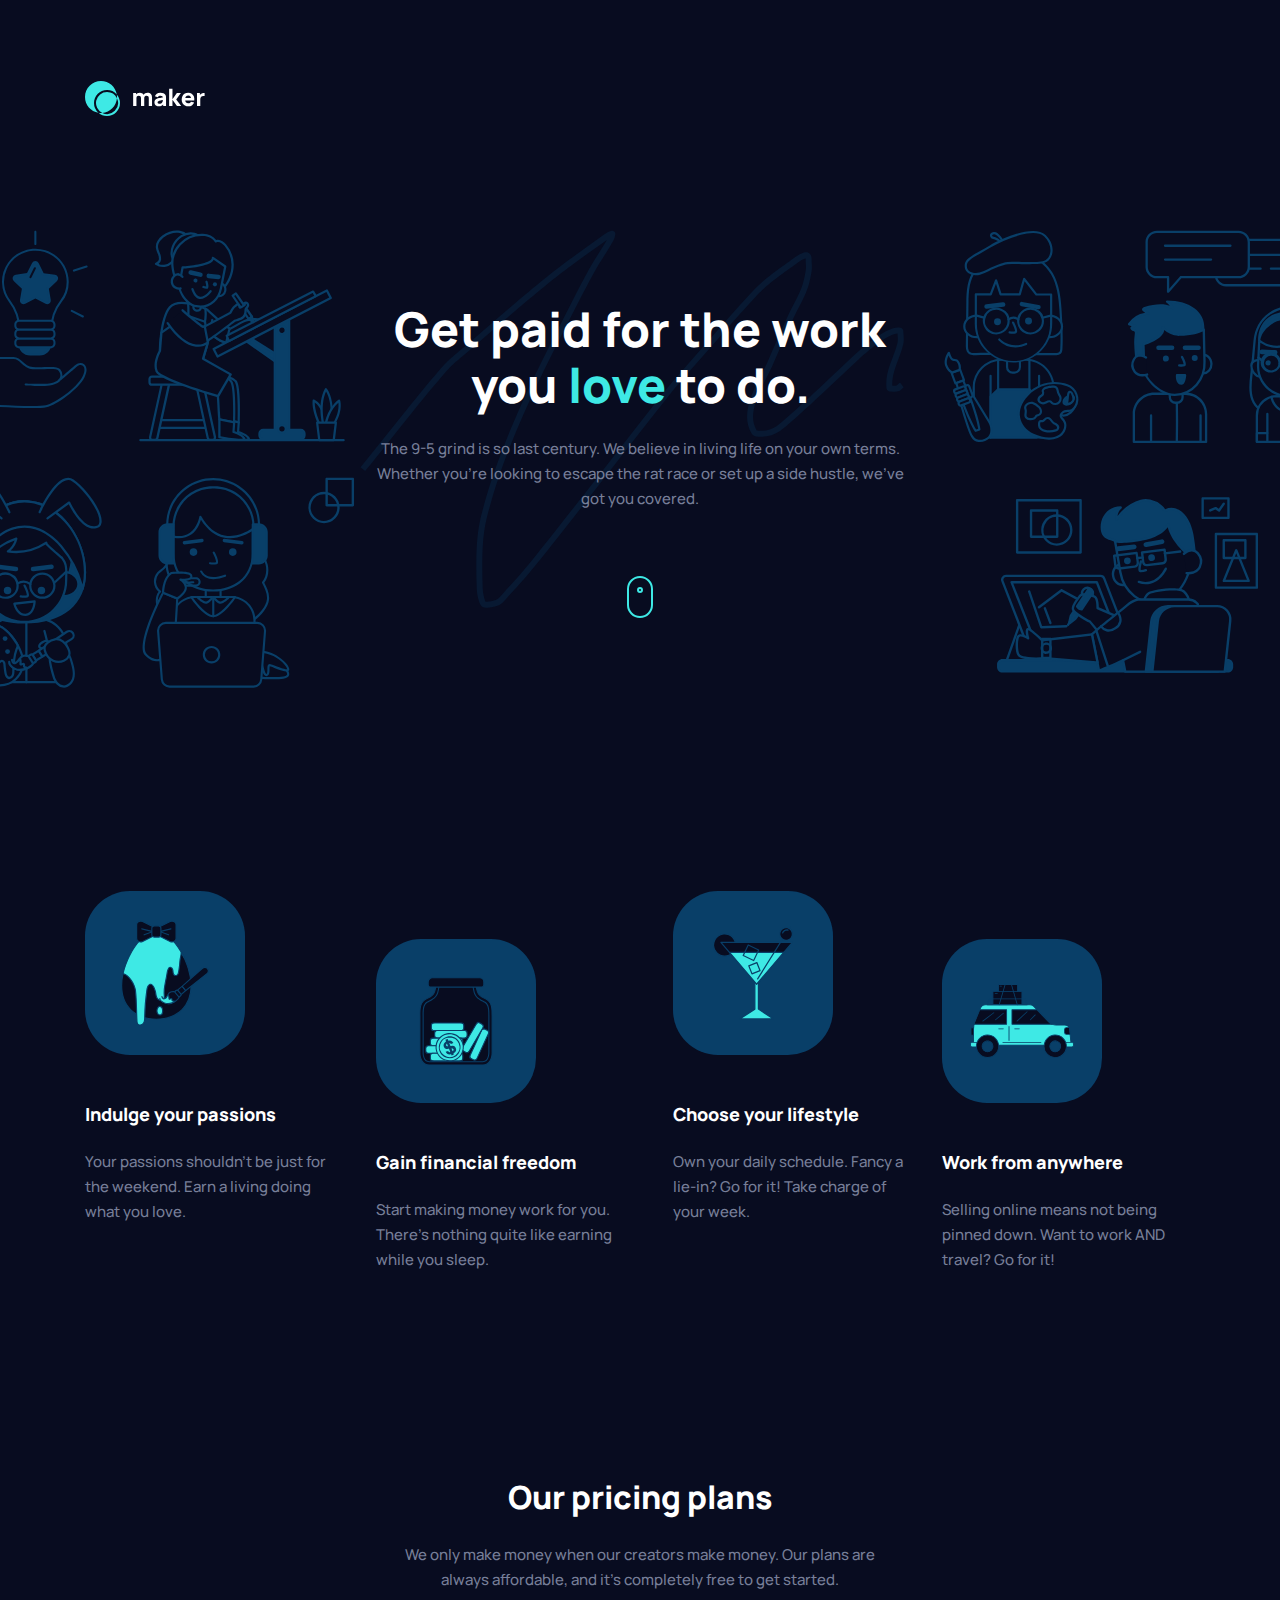
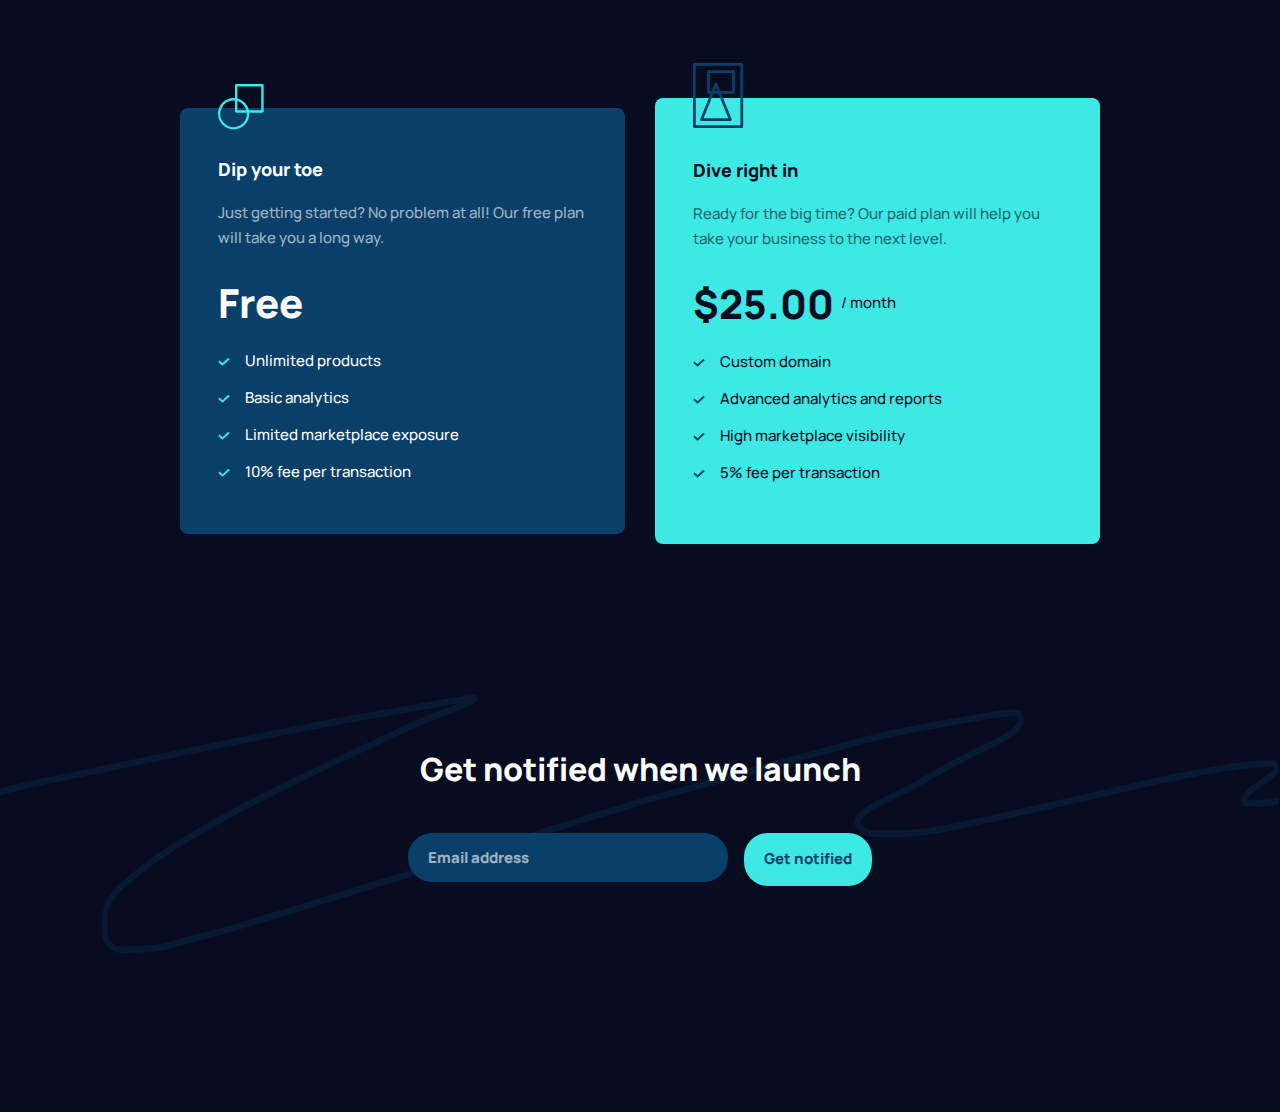
<file: index.html>
<!DOCTYPE html>
<html lang="en">

<head>
  <meta charset="UTF-8">
  <meta name="viewport" content="width=device-width, initial-scale=1.0">
  <link rel="icon" type="image/png" sizes="32x32" href="./assets/favicon-32x32.png">
  <link rel="preconnect" href="https://fonts.googleapis.com">
  <link rel="preconnect" href="https://fonts.gstatic.com" crossorigin>
  <link href="https://fonts.googleapis.com/css2?family=Manrope:wght@500;800&display=swap" rel="stylesheet">
  <link rel="stylesheet" href="./style/style.min.css">
  <title>Maker pre-launch landing page</title>
</head>

<body>
  <header class="header__bg" aria-labelledby="banner__title">
    <div class="header__container">
      <div class="header__top">
        <a href="/"><img src="./assets/logo.svg" alt="logo"></a>
      </div>
      <div class="header__banner">
        <img src="./assets/illustration-hero-mobile.png" alt="hero mobile" class="banner__mobile">
        <img src="./assets/illustration-hero-left.svg" alt="hero left" class="banner__left">
        <div class="banner__description">
          <img src="./assets/bg-hero-squiggle.svg" alt="" class="banner__detalhe">
          <h1 class="banner__title font-1-xl cor-4" id="banner__title">Get paid for the work
            you <span class="cor-1">love</span> to do.</h1>
          <p class="banner__text font-1-b cor-3">The 9-5 grind is so last century. We believe in living life on your own
            terms. Whether you’re looking to escape the rat race or set up a side hustle, we’ve got you covered.</p>
          <div class="banner__scroll">
            <img src="./assets/icon-scroll.svg" alt="scroll">
          </div>

        </div>
        <img src="./assets/illustration-hero-right.svg" alt="hero right" class="banner__right">
      </div>
    </div>
  </header>
  <main aria-label="Região Principal">
    <section class="vantagens__bg" aria-labelledby="vantagens__title">
      <div class="vantagens__container">
        <ul class="vantagens__list">
          <li class="vantagens__item">
            <div class="picture__container">
              <img src="./assets/illustration-passions.svg" alt="passion" class="vantagens__photo">
            </div>

            <h3 class="vantagens__title font-1-s cor-4" id="vantagens__title">Indulge your passions</h3>
            <p class="vantagens__text font-1-b cor-3">Your passions shouldn't be just for the weekend. Earn a living
              doing what you love.
            </p>
          </li>
          <li class="vantagens__item">
            <div class="picture__container">
              <img src="./assets/illustration-financial-freedom.svg" alt="freedom" class="vantagens__photo">
            </div>
            <h3 class="vantagens__title font-1-s cor-4">Gain financial freedom</h3>
            <p class="vantagens__text font-1-b cor-3">Start making money work for you. There’s nothing quite like
              earning while you
              sleep.</p>
          </li>
          <li class="vantagens__item">
            <div class="picture__container">
              <img src="./assets/illustration-lifestyle.svg" alt="lifestyle" class="vantagens__photo">
            </div>

            <h3 class="vantagens__title font-1-s cor-4">Choose your lifestyle</h3>
            <p class="vantagens__text font-1-b cor-3">Own your daily schedule. Fancy a lie-in? Go for it! Take charge of
              your week.</p>
          </li>
          <li class="vantagens__item">
            <div class="picture__container">
              <img src="./assets/illustration-work-anywhere.svg" alt="work anywhere" class="vantagens__photo">
            </div>

            <h3 class="vantagens__title font-1-s cor-4">Work from anywhere</h3>
            <p class="vantagens__text font-1-b cor-3">Selling online means not being pinned down. Want to work AND
              travel? Go for it!</p>
          </li>
        </ul>
      </div>
    </section>

    <section class="ourplans__bg" aria-labelledby="ourplans__title">
      <div class="ourplans__container">
        <h2 class="ourplans__title font-1-l cor-4" id="ourplans__title">Our pricing plans</h2>
        <p class="ourplans__text font-1-b cor-3">We only make money when our creators make money. Our plans are always
          affordable, and it’s completely free to get started.</p>
        <ul class="ourplans__list">
          <li class="ourplans__item">
            <h3 class="ourplan__title font-1-s cor-4">Dip your toe</h3>
            <p class="ourplan__text font-1-b cor-4">Just getting started? No problem at all! Our free plan will take you
              a long way.</p>
            <span class="ourplan__price font-1-x cor-4">Free</span>
            <ul class="ourplan__vantagens">
              <li class="ourplan__vantagem">
                <img src="./assets/icon-check1.svg" alt="check">
                <p class="font-1-b cor-4">Unlimited products</p>
              </li>
              <li class="ourplan__vantagem">
                <img src="./assets/icon-check1.svg" alt="check">
                <p class="font-1-b cor-4">Basic analytics</p>
              </li>
              <li class="ourplan__vantagem">
                <img src="./assets/icon-check1.svg" alt="check">
                <p class="font-1-b cor-4">Limited marketplace exposure</p>
              </li>
              <li class="ourplan__vantagem">
                <img src="./assets/icon-check1.svg" alt="check">
                <p class="font-1-b cor-4">10% fee per transaction</p>
              </li>
            </ul>
          </li>
          <li class="ourplans__item">
            <h3 class="ourplan__title font-1-s cor-5 paid">Dive right in</h3>
            <p class="ourplan__text font-1-b cor-5">Ready for the big time? Our paid plan will help you take your
              business to the next level.</p>
            <span class="ourplan__price font-1-x cor-5">$25.00 <span class="font-1-b cor-5">/ month</span></span>
            <ul class="ourplan__vantagens">
              <li class="ourplan__vantagem">
                <img src="./assets/icon-check.svg" alt="check">
                <p class="font-1-b cor-5">Custom domain</p>
              </li>
              <li class="ourplan__vantagem">
                <img src="./assets/icon-check.svg" alt="check">
                <p class="font-1-b cor-5">Advanced analytics and reports</p>
              </li>
              <li class="ourplan__vantagem">
                <img src="./assets/icon-check.svg" alt="check">
                <p class="font-1-b cor-5">High marketplace visibility</p>
              </li>
              <li class="ourplan__vantagem">
                <img src="./assets/icon-check.svg" alt="check">
                <p class="font-1-b cor-5">5% fee per transaction</p>
              </li>
            </ul>
          </li>
        </ul>
      </div>
    </section>

  </main>

  <footer class="notified__bg" aria-labelledby="footer__title">
    <img src="./assets/bg-footer-squiggle.svg" alt="squiggle" class="footer__pattern">
    <div class="footer__container">
      <h2 class="footer__title font-1-l cor-4" id="footer__title">Get notified when we launch</h2>
      <form class="footer__form" novalidate>
        <div class="email__container">
          <input type="email" class="form__email" id="email" placeholder="Email address" required>
          <p class="email__feedback">Oops! That doesn’t look like an email address</p>
        </div>

        <button class="form__notifiedbtn font-1-b">Get notified</button>
      </form>
    </div>
  </footer>

  <script src="./scripts/script.js"></script>
</body>

</html>
</file>
<file: style/style.min.css>
.font-1-xl{font-family:Manrope,sans-serif;font-size:48px;line-height:1.166;font-weight:800}.font-1-x{font-family:Manrope,sans-serif;font-size:40px;line-height:1.375;font-weight:800}.font-1-l{font-family:Manrope,sans-serif;font-size:32px;line-height:1.375;font-weight:800}.font-1-s{font-family:Manrope,sans-serif;font-size:18px;line-height:1.388;font-weight:800}.font-1-b{font-family:Manrope,sans-serif;font-size:15px;line-height:1.666;font-weight:500}@media (max-width:1000px){.font-1-xl{font-size:32px;line-height:1.25}}:root{--cor-1:#3ee9e5;--cor-2:#093f68;--cor-3:#777f98;--cor-4:#fff;--cor-5:#080c20;--cor-6:#ff2965}.cor-1{color:var(--cor-1)}.cor-2{color:var(--cor-2)}.cor-3{color:var(--cor-3)}.cor-4{color:var(--cor-4)}.cor-5{color:var(--cor-5)}.cor-6{color:var(--cor-6)}body{margin:0;overflow-x:hidden;position:relative;background-color:var(--cor-5)}body,html{overflow-x:hidden}h1,h2,h3,h4,p{margin:0}ul{margin:0;padding:0;list-style:none}img{display:block;max-width:100%}a{text-decoration:none;color:inherit}button{border:none}.header__bg{background-color:var(--cor-5);position:relative}.header__container{max-width:1110px;margin:0 auto;padding:0 24px}.header__top{padding:81px 0 114px}.banner__detalhe{position:absolute;top:0;left:-10px;z-index:-1;min-width:544px}.banner__left{position:absolute;top:230px;left:-53px}.banner__right{position:absolute;top:230px;right:-59.5px}.header__banner{height:459px}.banner__description{max-width:540px;margin:0 auto;text-align:center;position:relative;z-index:1;padding:71px 0 70px}.banner__title{margin-bottom:24px}.banner__text{margin-bottom:64px}.banner__scroll img{margin:0 auto}.banner__mobile{display:none}@media (max-width:1250px){.banner__left,.banner__right{width:314px;height:356px}.banner__left{left:-168.73px}.banner__right{right:-171px}}@media (max-width:1000px){.banner__title{max-width:16ch;margin:0 auto 24px}.banner__detalhe{min-width:386px;height:268px;left:80px;top:50px}.banner__text{max-width:48ch;margin:0 auto 32px}.banner__description{padding:101px 24px}.header__top{padding:48px 0 77px}}@media(max-width:760px){.banner__mobile{display:block;min-width:410px;min-height:233px}.banner__detalhe,.banner__left,.banner__right{display:none}.header__banner{height:initial}.banner__description{padding:47.5px 24px 0}.header__top{display:flex;justify-content:center;padding:40px 24px 65px}.banner__title{max-width:15ch}}.vantagens__bg{background-color:var(--cor-5)}.vantagens__container{max-width:1110px;margin:0 auto;padding:202px 24px 0}.vantagens__list{display:flex;gap:30px}.picture__container{width:160px;height:164px;border-radius:45px;background-color:var(--cor-2);display:flex;justify-content:center;align-items:center;margin-bottom:47px}.vantagens__title{margin-bottom:23px}.vantagens__item:nth-child(2n){padding-top:48px}@media (max-width:1250px){.vantagens__list{flex-direction:column;align-items:center}.vantagens__item{display:grid;grid-template-columns:auto 1fr;grid-template-rows:auto auto 1fr;gap:0 55px;align-items:center}.picture__container{grid-row:1/4;width:120px;height:124px;margin-bottom:0}.vantagens__text{grid-column:2;max-width:38ch}.vantagens__title{margin-bottom:11px;margin-top:19px}.vantagens__container{padding:110px 24px 0}.vantagens__item:nth-child(2n){padding-top:0}.vantagens__item:nth-child(odd){position:relative;left:58px}}@media (max-width:760px){.vantagens__item{grid-template-columns:1fr;text-align:center;justify-items:center}.vantagens__text{grid-column:1}.vantagens__item:nth-child(odd){left:0}}.ourplans__bg{background-color:var(--cor-5)}.ourplans__container{max-width:920px;margin:0 auto;padding:202px 24px 0}.ourplans__title{text-align:center;margin-bottom:24px}.ourplans__text{text-align:center;max-width:56ch;margin:0 auto 105px}.ourplans__list{display:grid;grid-template-columns:1fr 1fr;gap:30px;align-content:center;align-items:center}.ourplans__item:first-child{background-color:#093f68;padding:49px 38px 0;border-radius:8px;min-height:426px;box-sizing:border-box}.ourplan__title{margin-bottom:19px;position:relative}.ourplan__title::before{content:"";width:46px;height:46px;display:block;background-image:url("../assets/icon-free.svg");position:absolute;top:-73px;left:0}.paid::before{background-image:url("../assets/icon-paid.svg");width:51px;height:65px;top:-95px}.ourplan__text{margin-bottom:24px;opacity:.6}.ourplan__price{display:inline-block;margin-bottom:19px}.ourplan__vantagem{display:flex;align-items:center;gap:15.32px}.ourplans__item:last-child{background-color:#3ee9e5;padding:60px 37.5px 0;border-radius:8px;min-height:446px;box-sizing:border-box}.ourplan__price{display:flex;align-items:center;gap:7.5px}.ourplan__vantagens{display:flex;flex-direction:column;gap:12px}@media(max-width:1250px){.ourplans__container{padding-top:141px}}@media (max-width:800px){.ourplans__list{grid-template-columns:1fr;gap:65px;justify-items:center}.ourplans__item{display:grid;justify-content:center;padding-left:30px!important;padding-right:30px!important}.ourplans__item:last-child{padding-bottom:60px}.ourplans__item:first-child{padding-bottom:48px}.ourplan__text{max-width:40ch}}.notified__bg{background-color:var(--cor-5);margin-top:151px;margin-bottom:159px;padding-left:24px;padding-right:24px;position:relative}.footer__container{max-width:730px;margin:0 auto;padding:52px 0 42px;position:relative}.footer__title{margin-bottom:42px;text-align:center}.footer__form{display:flex;gap:16px;justify-content:center;align-items:flex-start}::placeholder{font-family:Manrope,sans-serif;color:#fff;font-weight:900;font-size:15px;opacity:.6}.form__email{box-sizing:border-box;width:320px;height:48.98px;padding:12px 18px;border:2px solid transparent;border-radius:24px;background-color:#093f68;font-family:Manrope,sans-serif;font-weight:900;color:#fff;font-size:15px;display:inline-block}.form__email:focus{outline:0}.form__notifiedbtn{background-color:#3ee9e5;border-radius:24px;cursor:pointer;padding:12px 18px;color:#093f68;font-weight:900;border:2px solid transparent;transition:.3s}.form__notifiedbtn:active,.form__notifiedbtn:hover{background-color:transparent;border:2px solid #3ee9e5;color:#fff}.footer__pattern{position:absolute;left:-220px;min-width:calc(100% + 220px);height:100%}.email__feedback{opacity:0;font-family:Manrope,sans-serif;font-size:12px;font-weight:500;color:#ff2965;line-height:2.08;margin-left:18px;margin-top:4px;transition:.3s}.none{opacity:1}.outlineinput{border-color:#ff2965}@media (max-width:900px){.footer__title{font-size:24px;margin-bottom:29px}.footer__container{padding:16px 0 14px}}@media (max-width:520px){.notified__bg{margin-top:144px}.footer__form{flex-direction:column;gap:24px;align-items:stretch}.email__container{width:100%}.form__email{width:100%}.footer__title{max-width:15ch;margin:0 auto 31px}.footer__pattern{height:auto}}
</file>
